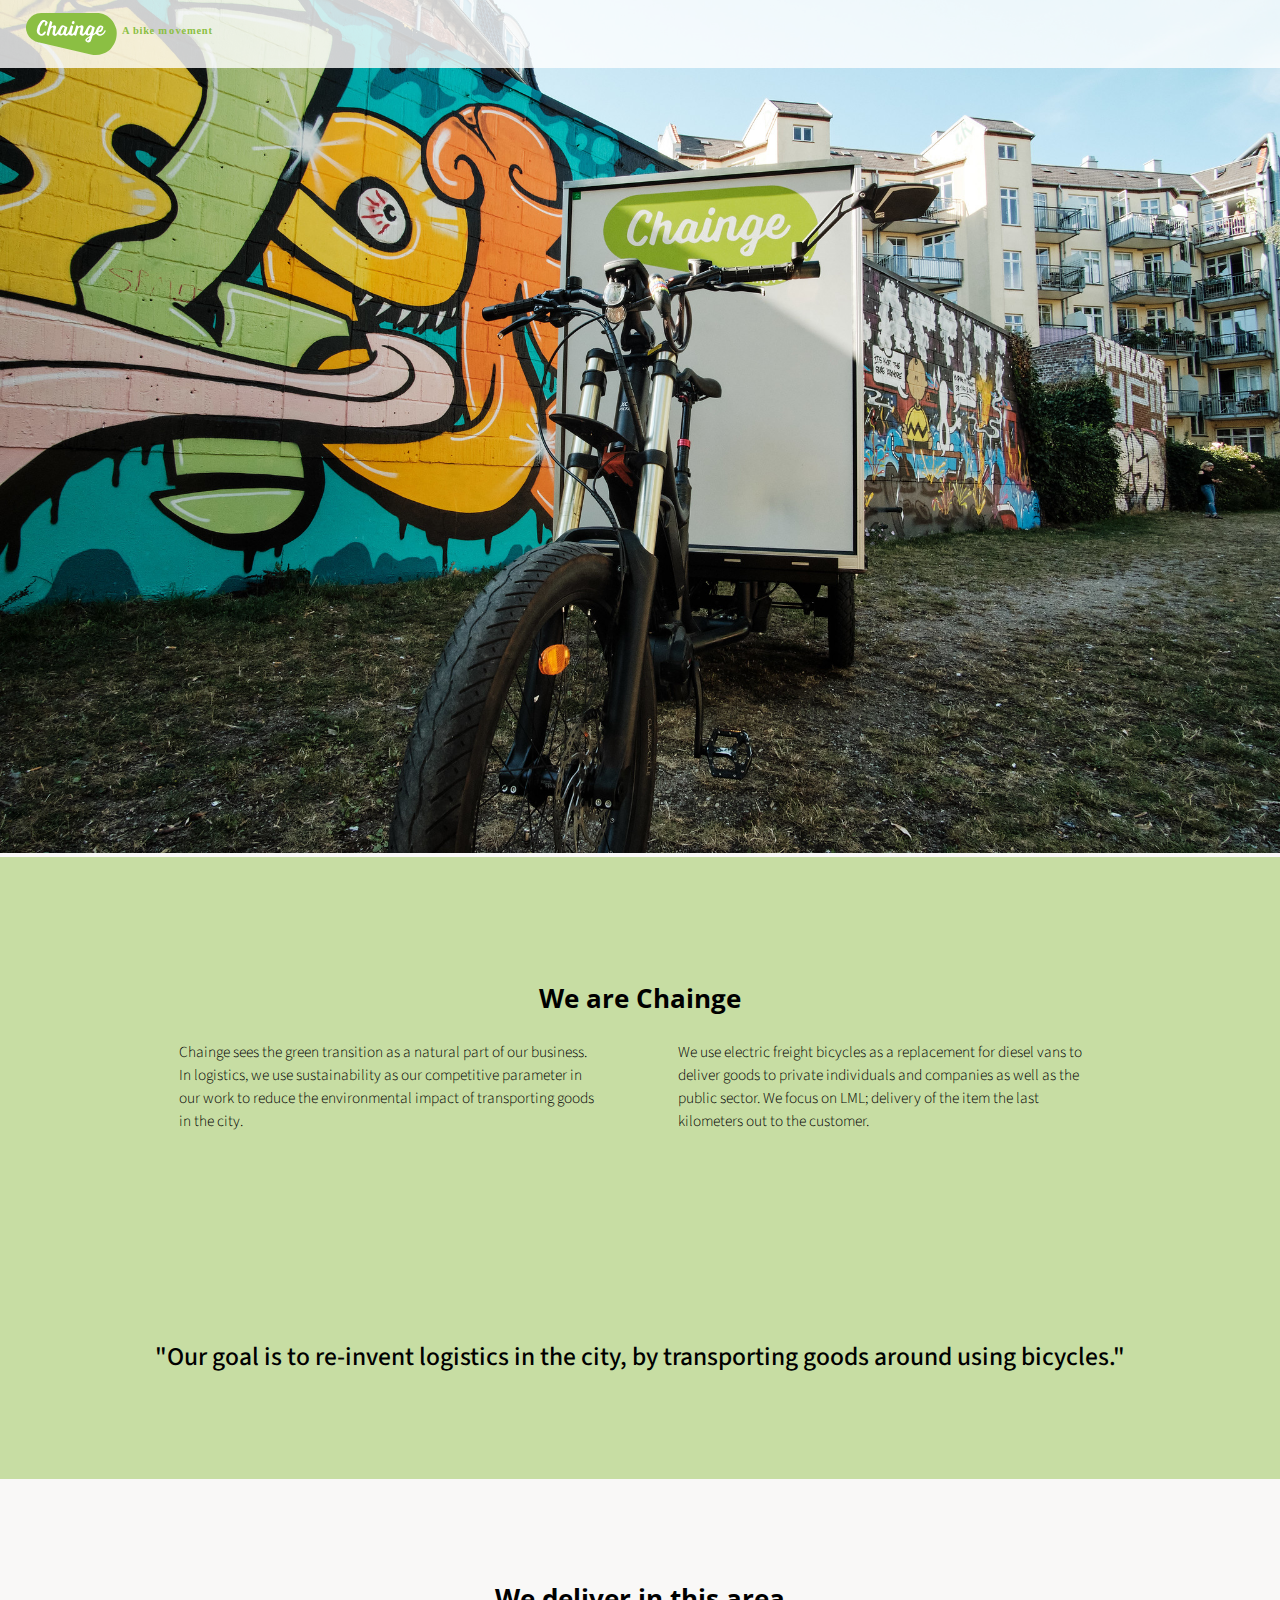
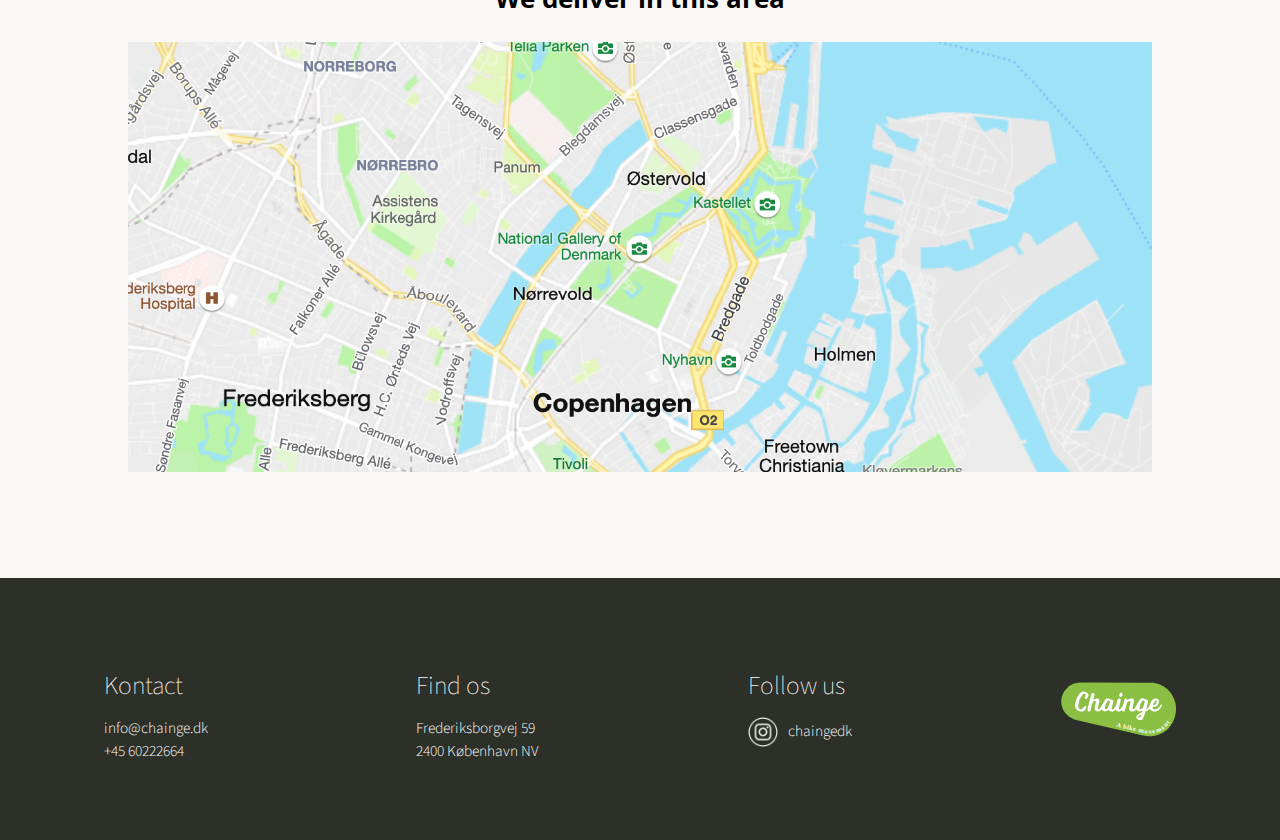
<file: chainge/index.html>
<!DOCTYPE html>
<html lang="">

<head>
  <meta charset="utf-8">
  <meta name=“robots” content="noindex, nofollow">
  <meta name="viewport" content="width=device-width, initial-scale=1.0">
  <meta name="description" content="TO BE FILLED">
  <title>Chainge | A sustainable bike movement</title>
  <link rel="stylesheet" href="css/style.css">
</head>

<body class="homepage about partners community">

  <header>

    <div id="header-desktop" class="hide-from-mobile">
      <img id="alternate-logo-desktop" src="images/SVG/alternate-logo.svg">

      <nav>
        <ul id="nav-ul-desktop">
        </ul>
        <template id="navTemplate">
          <li><a href="index.html">
              home
            </a>
          </li>
        </template>
      </nav>

    </div>



    <div id="header-mobile">
      <div id="mobile-menu-icons">
        <img id="main-logo-mobile" src="images/SVG/main-logo.svg">
        <img id="burger-menu" src="images/SVG/burger-menu.svg">
        <img id="close-burger-menu" class="hide" src="images/SVG/close-bg-menu.svg">
      </div>
      <nav id="nav-mobile" class="hide">
        <ul id="nav-ul-mobile">
          <a href="index.html">
            <li class="green-background">home</li>
          </a>
          <a href="about.html">
            <li class="white-background">about us</li>
          </a>
          <a href="partners.html">
            <li class="green-background">partners</li>
          </a>
          <a href="community.html">
            <li class="white-background">community</li>
          </a>
          <a href="jobs.html">
            <li class="green-background">jobs</li>
          </a>
        </ul>
      </nav>
    </div>
  </header>

  <main>
<!--    <template id="mainTemplate">-->
      <section id="hero-image-container">
        <img id="hero-image" src="images/hero-image-home.jpg">
      </section>
      <section id="text-container" class="section-margin">
        <h2 class="title">We are Chainge</h2>
        <div id="text">
          <!--                <img id="round-img" class="hide-from-mobile" src="images/bridge-black-and-white-square.jpg">-->
          <p class="columns">Chainge sees the green transition as a natural part of our business. In logistics, we use sustainability as our competitive parameter in our work to reduce the environmental impact of transporting goods in the city.<br>
            We use electric freight bicycles as a replacement for diesel vans to deliver goods to private individuals and companies as well as the public sector. We focus on LML; delivery of the item the last kilometers out to the customer.</p>
        </div>
      </section>
      <div id="editor">
        <section id="quote-container" class="margin-bottom">
          <p id="quote">"Our goal is to re-invent logistics in the city, by transporting goods around using bicycles."</p>
        </section>
        <section id="map-container" class="section-margin margin-bottom">
          <h2>We deliver in this area</h2>
          <img id="map" src="images/SVG/map.svg">
        </section>
        <!--           <section id="pictures" class="margin-bottom">
                <a><img id="a" src="images/picture-1.jpg"></a>
                <a><img id="b" src="images/picture-2.jpg"></a>
                <a><img id="c" src="images/picture-3.jpg"></a>
            </section>
            <section id="contact-us" class="margin-bottom">
                <p id="quote">Please contact us for reccomendations for improvement or if you just want to say hi! </p>
                <img id="mail-icon" src="images/mail-icon.png">
            </section>
            <section id="partners">
                <h2>They ride with us</h2>
                <div id="partners-logos">
                    <img id="partner-logo" src="images/aarstiderne-logo.png">
                    <img id="partner-logo" src="images/eatgrim-logo.png">
                    <img id="partner-logo" src="images/frugt-logo.png">
                </div>
            </section>-->
      </div>
<!--    </template>-->
  </main>





  <footer>
    <div id="footer-mobile">
      <div id="contact-icons-container">
        <img id="contact-icon" src="images/mail-icon.png">
        <img id="contact-icon" src="images/instragram-icon.png">
        <img id="contact-icon" src="images/contact-icon.png">
      </div>
      <p>Frederiksborgvej 59, 2400 København NV</p>
      <p>Copyright @ chainge.dk</p>
    </div>
    <div id="footer-desktop" class="hide-from-mobile">
      <div id="contact-info-container">
        <h3>Kontact</h3>
        <p>info@chainge.dk</p>
        <p>+45 60222664</p>
      </div>
      <div id="find-us-container">
        <h3>Find os</h3>
        <p>Frederiksborgvej 59</p>
        <p>2400 København NV</p>
      </div>
      <div id="find-us-container">
        <h3>Follow us</h3>
        <div id="ig-contact">
          <img id="ig-icon-footer" src="images/instragram-icon.png">
          <p>chaingedk</p>
        </div>
      </div>
      <img id="logo-footer" src="images/SVG/main-logo.svg">
    </div>
  </footer>
  <script src="bgmenu.js"></script>
  <script src="script.js"></script>
</body>


</html>
</file>
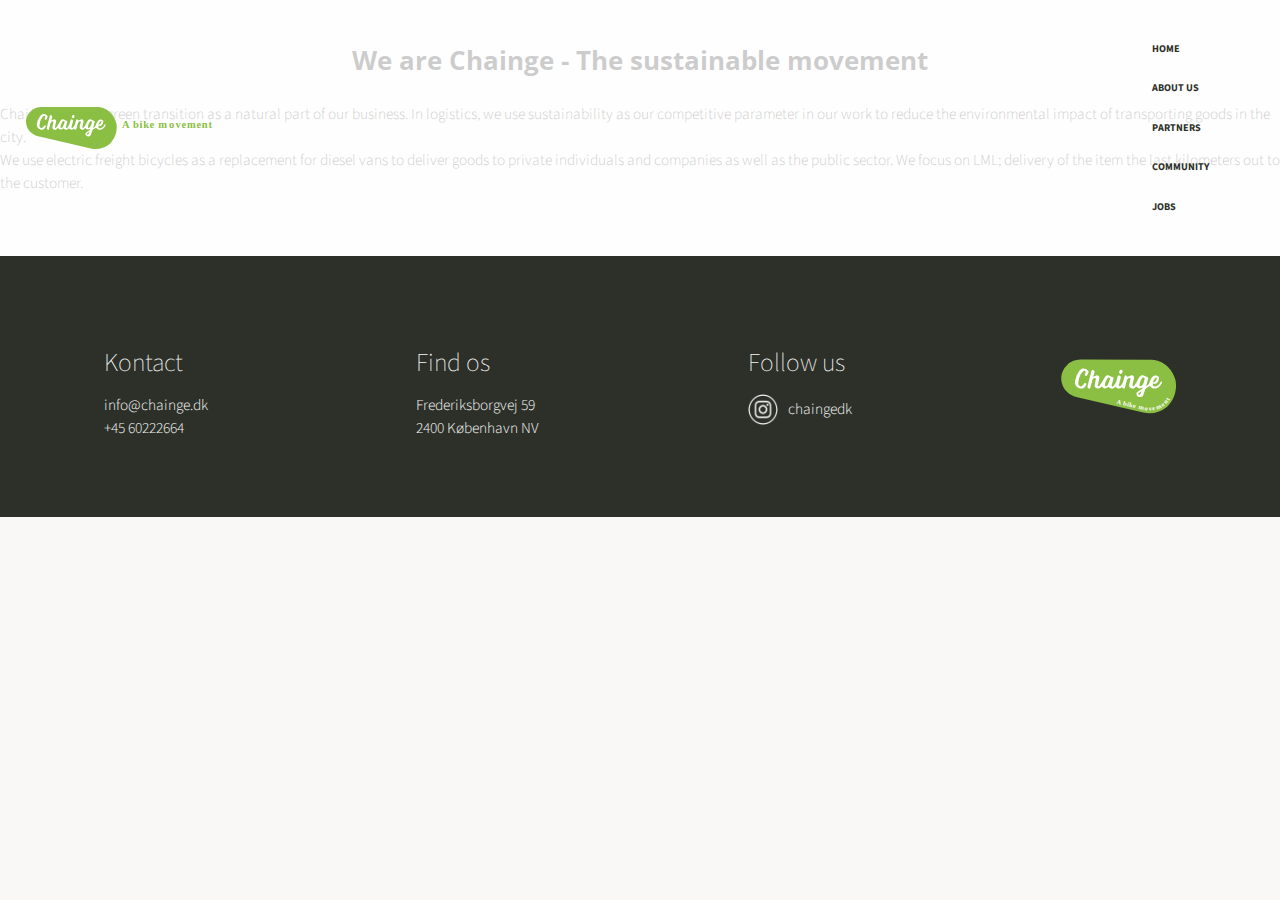
<file: chainge/about.html>
<!DOCTYPE html>
<html lang="">

<head>
    <meta charset="utf-8">
    <meta name=“robots” content="noindex, nofollow">
    <meta name="viewport" content="width=device-width, initial-scale=1.0">
    <meta name="description" content="TO BE FILLED">
    <title>Chainge | A sustainable bike movement</title>
    <link rel="stylesheet" href="css/style.css">
</head>

<body>
    <header>
        <div id="header-desktop" class="hide-from-mobile">
            <img id="alternate-logo-desktop" src="images/SVG/alternate-logo.svg">
            <nav>
                <ul id="nav-ul-desktop">
                    <a href="index.html"><li>home</li></a>
                    <a href="about.html"><li>about us</li></a>
                    <a href="partners.html"><li>partners</li></a>
                    <a href="community.html"><li>community</li></a>
                    <a href="jobs.html"><li>jobs</li></a>
                </ul>
            </nav>
        </div>
        <div id="header-mobile">
            <div id="mobile-menu-icons">
                <img id="main-logo-mobile" src="images/SVG/main-logo.svg">
                <img id="burger-menu" src="images/SVG/burger-menu.svg">
                <img id="close-burger-menu" class="hide" src="images/SVG/close-bg-menu.svg">
            </div>
            <nav id="nav-mobile" class="hide">
                <ul id="nav-ul-mobile">
                    <a href="index.html"><li class="green-background">home</li></a>
                    <a href="about.html"><li class="white-background">about us</li></a>
                    <a href="partners.html"><li class="green-background">partners</li></a>
                    <a href="community.html"><li class="white-background">community</li></a>
                    <a href="jobs.html"><li class="green-background">jobs</li></a>
                </ul>
            </nav>
        </div>
    </header>
    <main>
        <section id="hero-image-container"></section>
        <section id="text-container">
            <h1></h1>
            <div id="paragraph-container">
                <div id="text">
                    <h2>We are Chainge - The sustainable movement</h2>
                    <p>Chainge sees the green transition as a natural part of our business. In logistics, we use sustainability as our competitive parameter in our work to reduce the environmental impact of transporting goods in the city.</p>
                    <div id="space-after-paragraph"></div>
                    <p class="hide-from-mobile">We use electric freight bicycles as a replacement for diesel vans to deliver goods to private individuals and companies as well as the public sector. We focus on LML; delivery of the item the last kilometers out to the customer.</p>
                </div>
            </div>
        </section>
        <section id="pictures-container">
           <img>
            <img>
            <img>
        </section>
    </main>
    <footer>
        <div id="footer-mobile">
            <div id="contact-icons-container">
                <img id="contact-icon" src="images/mail-icon.png">
                <img id="contact-icon" src="images/instragram-icon.png">
                <img id="contact-icon" src="images/contact-icon.png">
            </div>
            <p>Frederiksborgvej 59, 2400 København NV</p>
            <p>Copyright @ chainge.dk</p>
        </div>
        <div id="footer-desktop" class="hide-from-mobile">
            <div id="contact-info-container">
                <h3>Kontact</h3>
                <p>info@chainge.dk</p>
                <p>+45 60222664</p>
            </div>
            <div id="find-us-container">
                <h3>Find os</h3>
                <p>Frederiksborgvej 59</p>
                <p>2400 København NV</p>
            </div>
            <div id="find-us-container">
                <h3>Follow us</h3>
                <div id="ig-contact">
                    <img id="ig-icon-footer" src="images/instragram-icon.png">
                    <p>chaingedk</p>
                </div>
            </div>
            <img id="logo-footer" src="images/SVG/main-logo.svg">
        </div>
    </footer>
    <script src="bgmenu.js"></script>
</body></html>
</file>
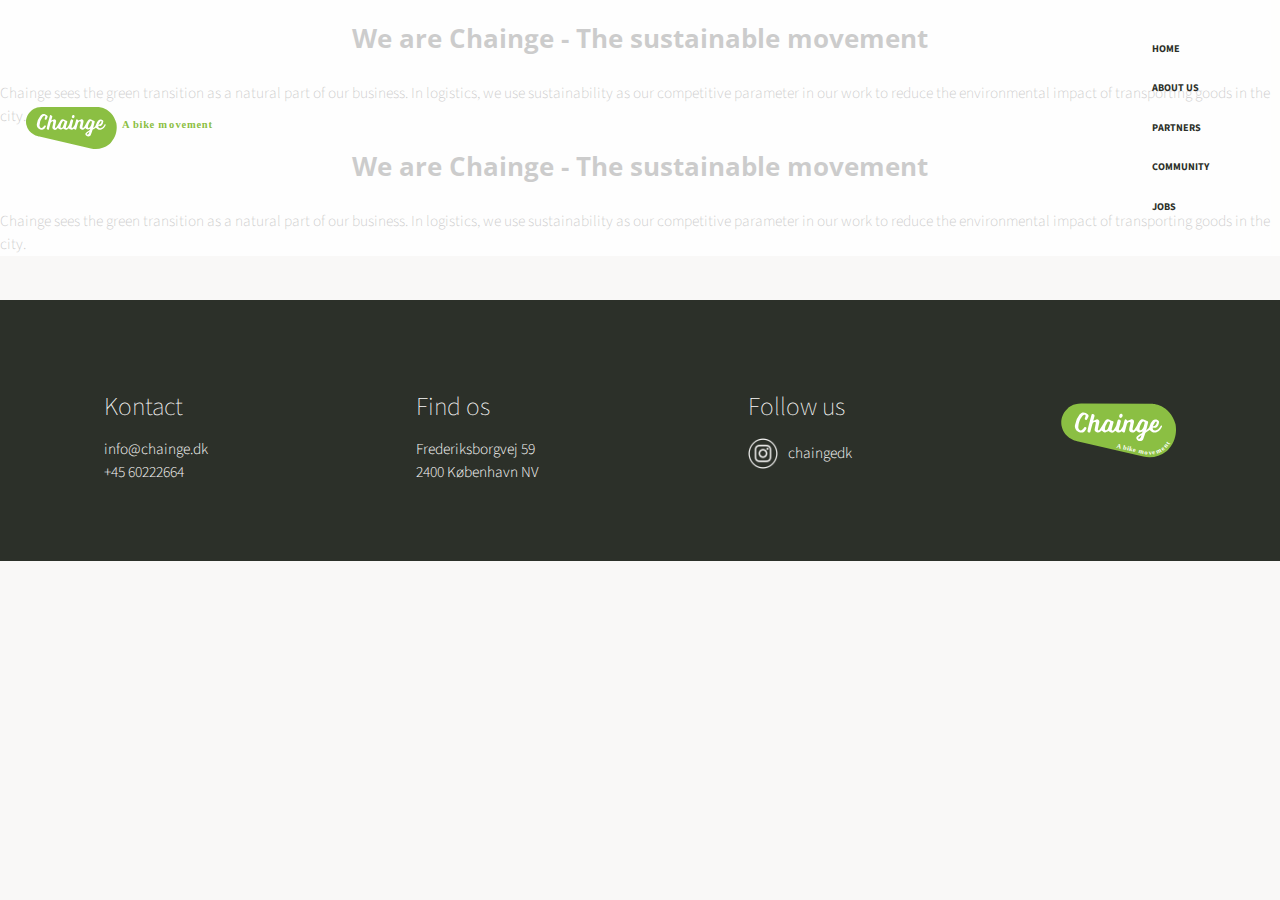
<file: chainge/partners.html>
<!DOCTYPE html>
<html lang="">

<head>
    <meta charset="utf-8">
    <meta name=“robots” content="noindex, nofollow">
    <meta name="viewport" content="width=device-width, initial-scale=1.0">
    <meta name="description" content="TO BE FILLED">
    <title>Chainge | A sustainable bike movement</title>
    <link rel="stylesheet" href="css/style.css">
</head>

<body>
    <header>
        <div id="header-desktop" class="hide-from-mobile">
            <img id="alternate-logo-desktop" src="images/SVG/alternate-logo.svg">
            <nav>
                <ul id="nav-ul-desktop">
                    <a href="index.html">
                        <li>home</li>
                    </a>
                    <a href="about.html">
                        <li>about us</li>
                    </a>
                    <a href="partners.html">
                        <li>partners</li>
                    </a>
                    <a href="community.html">
                        <li>community</li>
                    </a>
                    <a href="jobs.html">
                        <li>jobs</li>
                    </a>
                </ul>
            </nav>
        </div>
        <div id="header-mobile">
            <div id="mobile-menu-icons">
                <img id="main-logo-mobile" src="images/SVG/main-logo.svg">
                <img id="burger-menu" src="images/SVG/burger-menu.svg">
                <img id="close-burger-menu" class="hide" src="images/SVG/close-bg-menu.svg">
            </div>
            <nav id="nav-mobile" class="hide">
                <ul id="nav-ul-mobile">
                    <a href="index.html">
                        <li class="green-background">home</li>
                    </a>
                    <a href="about.html">
                        <li class="white-background">about us</li>
                    </a>
                    <a href="partners.html">
                        <li class="green-background">partners</li>
                    </a>
                    <a href="community.html">
                        <li class="white-background">community</li>
                    </a>
                    <a href="jobs.html">
                        <li class="green-background">jobs</li>
                    </a>
                </ul>
            </nav>
        </div>
    </header>
    <main>
        <section id="hero-image-container"></section>
        <section id="text-container">
            <h1></h1>
            <div id="paragraph-container">
                <div id="text-1">
                    <h2>We are Chainge - The sustainable movement</h2>
                    <p>Chainge sees the green transition as a natural part of our business. In logistics, we use sustainability as our competitive parameter in our work to reduce the environmental impact of transporting goods in the city.</p>
                </div>
                <div id="text-2">
                    <h2>We are Chainge - The sustainable movement</h2>
                    <p>Chainge sees the green transition as a natural part of our business. In logistics, we use sustainability as our competitive parameter in our work to reduce the environmental impact of transporting goods in the city.</p>
                </div>
            </div>
        </section>
        <section id="partners-container">
            <h2></h2>
            <div id="partners">
                <img>
                <img>
                <img>
            </div>
        </section>
    </main>
    <footer>
        <div id="footer-mobile">
            <div id="contact-icons-container">
                <img id="contact-icon" src="images/mail-icon.png">
                <img id="contact-icon" src="images/instragram-icon.png">
                <img id="contact-icon" src="images/contact-icon.png">
            </div>
            <p>Frederiksborgvej 59, 2400 København NV</p>
            <p>Copyright @ chainge.dk</p>
        </div>
        <div id="footer-desktop" class="hide-from-mobile">
            <div id="contact-info-container">
                <h3>Kontact</h3>
                <p>info@chainge.dk</p>
                <p>+45 60222664</p>
            </div>
            <div id="find-us-container">
                <h3>Find os</h3>
                <p>Frederiksborgvej 59</p>
                <p>2400 København NV</p>
            </div>
            <div id="find-us-container">
                <h3>Follow us</h3>
                <div id="ig-contact">
                    <img id="ig-icon-footer" src="images/instragram-icon.png">
                    <p>chaingedk</p>
                </div>
            </div>
            <img id="logo-footer" src="images/SVG/main-logo.svg">
        </div>
    </footer>
    <script src="bgmenu.js"></script>
</body>

</html>
</file>
<file: chainge/css/style.css>
@import url('https://fonts.googleapis.com/css2?family=Open+Sans:ital,wght@0,300;0,400;0,600;0,700;0,800;1,300;1,400;1,600;1,700;1,800&family=Source+Sans+Pro:ital,wght@0,200;0,300;0,400;0,600;0,700;0,900;1,200;1,300;1,400;1,600;1,700;1,900&display=swap');

:root {
    --primary-green: #8dc04b;
    --yellow: #f5ea5a;

    --black: #2c3029;

    --white: #f9f8f7;

    --secondary-green: #49702c;
    --terciary-green: #c7dda3;

    --body-font: 'Source Sans Pro', sans-serif;
    --header-font: 'Open Sans', sans-serif;
}

/* MOBILE VERSION */

.hide-from-mobile {
    display: none;
}

body {
    margin: 0;
    background-color: var(--white);
    display: grid;
    grid-template-columns: 1fr;
    grid-template-rows: auto;
}

main {
    grid-column: 1 / 2;
    grid-row: 1 / 3;
    display: grid;
    grid-template-columns: 1fr;
    grid-template-rows: auto;
}

header {
    background-color: rgba(255, 255, 255, 0.8);
    grid-row: 1 / 2;
    grid-column: 1 / 2;
    z-index: 1;
}

.margin-bottom {
    margin-bottom: 16vw;
}

#hero-image-container {
    grid-column: 1 / 2;
    grid-row: 1 / 2;
}

#hero-image {
    width: 100vw;
    height: auto;
    top: 0;
    z-index: -1;
}

h2 {
    font-family: var(--header-font);
    text-align: center;
}

h3 {
    font-size: 2vw;
    font-family: var(--body-font);
    font-weight: 100;
    margin: 1vw 0;
}

p {
    text-align: center;
    font-family: var(--body-font);
    font-weight: 300;
    font-size: 4vw;
    line-height: 1.5;
}

.homepage #text-container {
    grid-column: 1 / 2;
    grid-row: 2 / 3;
    padding-bottom: 8vw;
    padding-top: 8vw;
}

.columns {
    column-count: 1;
    margin: 0 4vw;
}

#editor {
    grid-column: 1 / 2;
    grid-row: 3 / 5;
}

.homepage #quote-container {
    padding: 8vw 0;
    background-color: var(--terciary-green);
}

.homepage #quote {
    font-size: 1.1rem;
    font-weight: 500;
}

ul {
    list-style: none;
}

nav ul li {
    font-family: var(--body-font);
    text-transform: uppercase;
    text-decoration: none;
    font-weight: 700;
}

a {
    text-decoration: none;
    color: var(--black);
}

footer {
    background-color: var(--black);
    color: var(--white);
}

#footer-mobile {
    padding: 10vw;
    font-family: var(--body-font);
    display: flex;
    flex-direction: column;
    align-items: center;
    font-weight: 300;
}

#contact-icons-container {
    width: 100%;
    display: flex;
    justify-content: space-around;
}

#contact-icon {
    max-width: 15vw;
    margin-bottom: 1rem;
}

#main-logo-mobile {
    width: 20vw;
}

#mobile-menu-icons {
    position: relative;
    display: flex;
    justify-content: space-between;
    align-items: center;
    padding: 1rem;
    margin: 0;
    z-index: 100;
}

#burger-menu {
    width: 2.4rem;
}

#close-burger-menu {
    width: 2.4rem;
    position: absolute;
    left: 87vw;
}

#nav-mobile {
    position: absolute;
    width: 100vw;
}

#nav-ul-mobile {
    padding: 0;
    margin: 0;
}

#nav-ul-mobile li {
    padding: 1.8rem 0;
    text-align: center;
    font-size: 1.5rem;
}

.community #contact-us {
    background-color: var(--terciary-green);
    padding: 6vw 0;
    display: flex;
    flex-direction: column;
    align-items: center;
}

.community #mail-icon {
    width: 18vw;
}

.about #pictures img {
    width: 100%;
}

.partners #partner-logo {
    width: 80%;
    margin: 12vw 0;
}

.partners #partners-logos {
    display: flex;
    flex-direction: column;
    align-items: center;
}

.about #text-container {
    background-color: var(--terciary-green);
}

.partners #text-container {
    background-color: var(--terciary-green);
}

.community #text-container {
    background-color: var(--terciary-green);
}


/* DESKTOP DESIGN */
@media only screen and (min-width: 899px) {

    #footer-mobile {
        display: none;
    }

    #header-desktop {
        display: flex;
        justify-content: space-between;
        align-items: center;
        padding: 1vw 2vw;
    }

    #nav-ul-desktop {
        display: grid;
        grid-template-columns: repeat(auto-fill, minmax(10vw, 1fr));
        width: auto;

    }

    nav {
        display: flex;

    }

    li {
        padding: 1vw 2vw;
    }

    li:hover {
        background-color: var(--terciary-green);
    }

    #alternate-logo-desktop {
        width: 15vw;
    }

    header nav ul li {
        font-size: 0.8vw;
    }

    #header-mobile {
        display: none;
    }

    .columns {
        column-count: 2;
        column-gap: 6vw;
    }

    h2 {
        font-size: 2vw;
        margin-bottom: 2vw;
    }

    p {
        font-size: 1.2vw;
        text-align: left;
        margin: 0;
    }

    .homepage #quote {
        font-size: 2vw;
        font-weight: 500;
        text-align: center;
    }

    #footer-desktop {
        display: flex;
        flex-wrap: wrap;
        justify-content: space-around;
        padding: 6vw 0;
    }

    #ig-icon-footer {
        width: 2.4vw;
        padding: 0 0.8vw 0 0;
    }

    #ig-contact {
        display: flex;
        align-items: center;
    }

    #logo-footer {
        width: 9vw;
    }

    .section-margin {
        padding-left: 10vw;
        padding-right: 10vw;
    }

    .margin-bottom {
        margin-bottom: 8vw;
    }

    .hide-from-mobile {
        display: block;
    }

    .yellow-background {
        background-color: var(--yellow);
    }

    .community #contact-us {
        padding-left: 12vw;
        padding-right: 12vw;
        flex-direction: row;
        justify-content: space-around;
    }

    .community #contact-us #quote {
        width: 40vw;
    }

    .community #mail-icon {
        width: 6vw;
    }

    .about #pictures {
        display: flex;
        flex-direction: column;
        align-items: center;
    }

    .about #pictures img {
        width: 30vw;
        position: relative;
    }

    .about #pictures #a {
        left: -10vw;
        z-index: -1;
    }

    .about #pictures a:hover {
        z-index: 100;
    }

    .about #pictures #b {
        top: -10vw;
        left: 6vw;
        z-index: -1;
    }

    .about #pictures #c {
        left: -4vw;
        top: -23vw;
        z-index: -1;
    }

    .partners #partner-logo {
        width: 20%;
        margin: 0;
    }

    .partners #partners-logos {
        flex-direction: row;
        justify-content: space-around;
        margin: 2vw 0;
    }
}

/* ALL CLASSES and ANIMATIONS */

/* use this class whenever you need the container to be as wide as its content */
.fit-content {
    width: fit-content;
}

.hide {
    display: none;
}

.green-background {
    background-color: var(--terciary-green);
}

.white-background {
    background-color: var(--white);
}

.slide-down {
    animation: slide-down_KF;
    animation-duration: 2s;
    animation-timing-function: ease-in-out;
    animation-fill-mode: forwards;
}

@keyframes slide-down_KF {

    0% {
        top: -100vw;
    }

    100% {
        top: 20vw;
    }
}

.slide-up {
    animation: slide-up_KF;
    animation-duration: 2s;
    animation-timing-function: ease-in-out;
    animation-fill-mode: forwards;
}

@keyframes slide-up_KF {

    0% {
        top: 20vw;
    }

    100% {
        top: -100vw;
    }
}


/*
.round-img {
    border-radius: 100%;
}
*/
</file>
